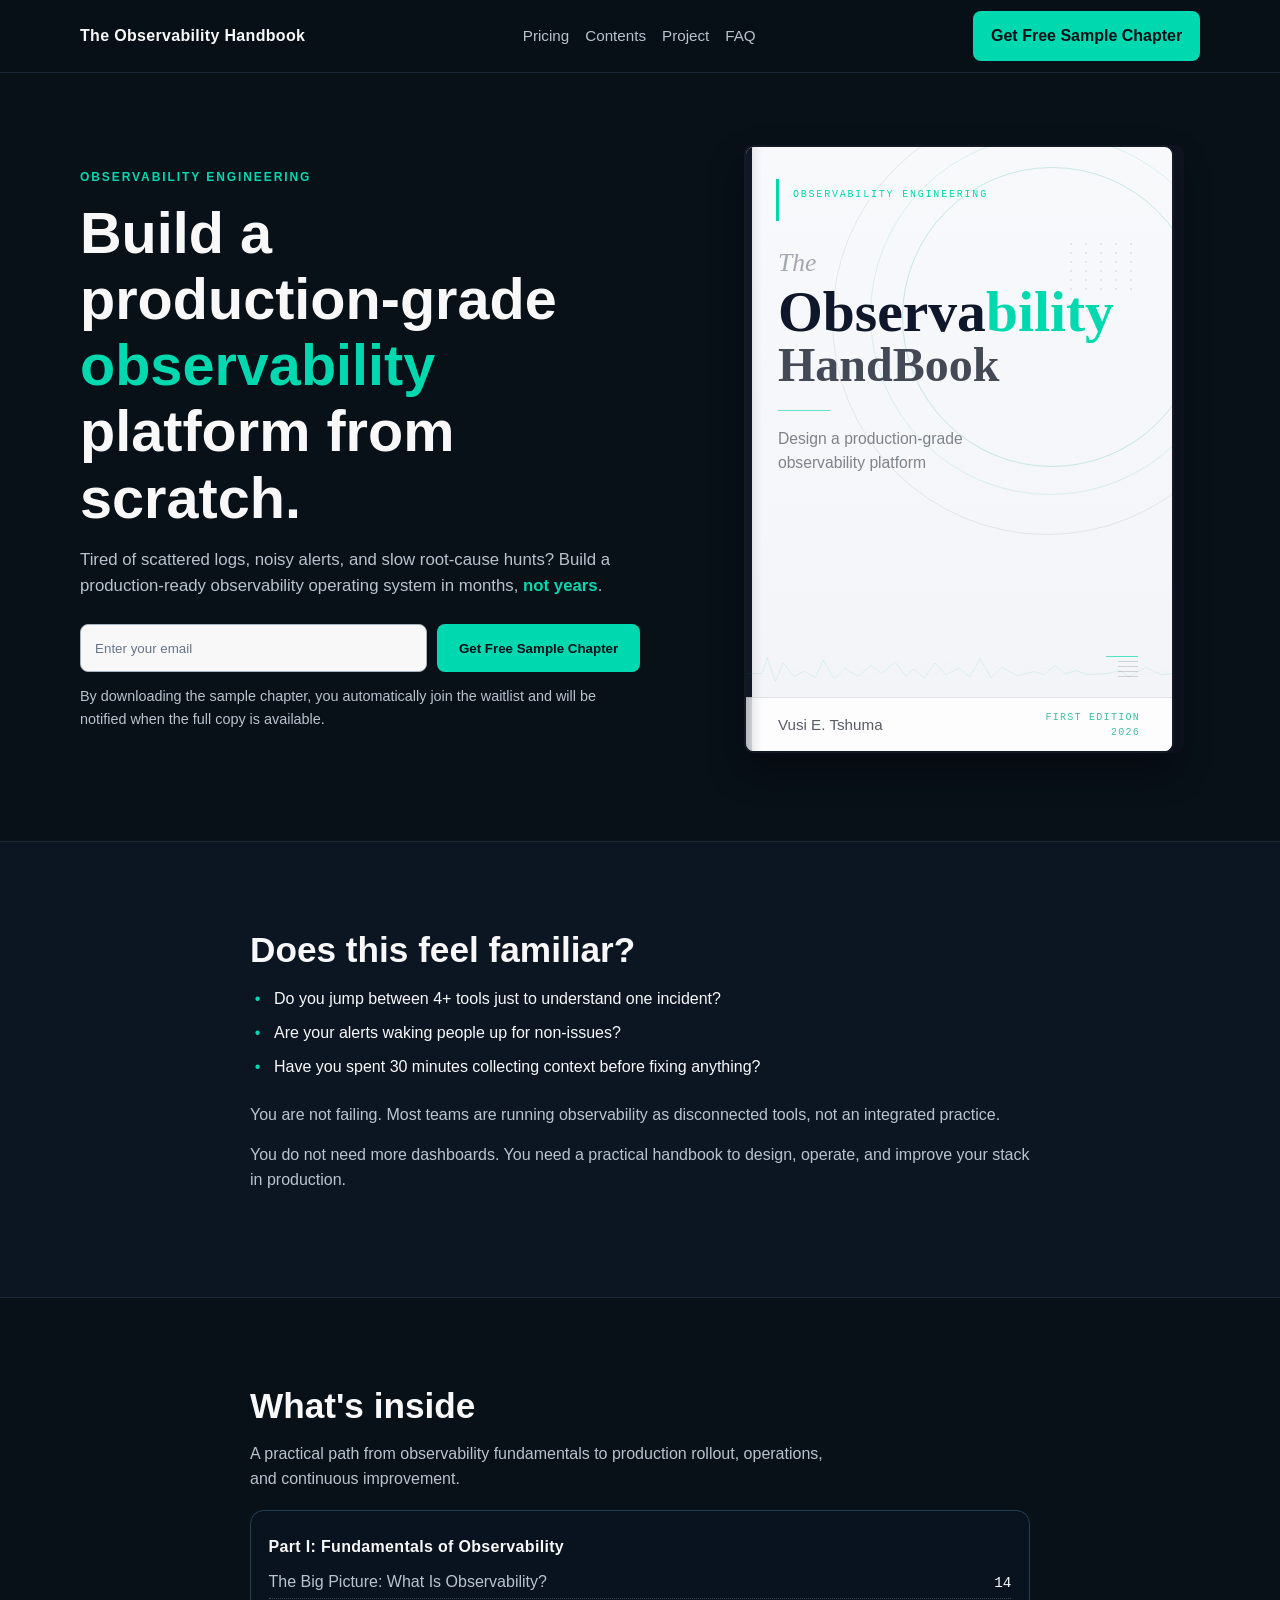
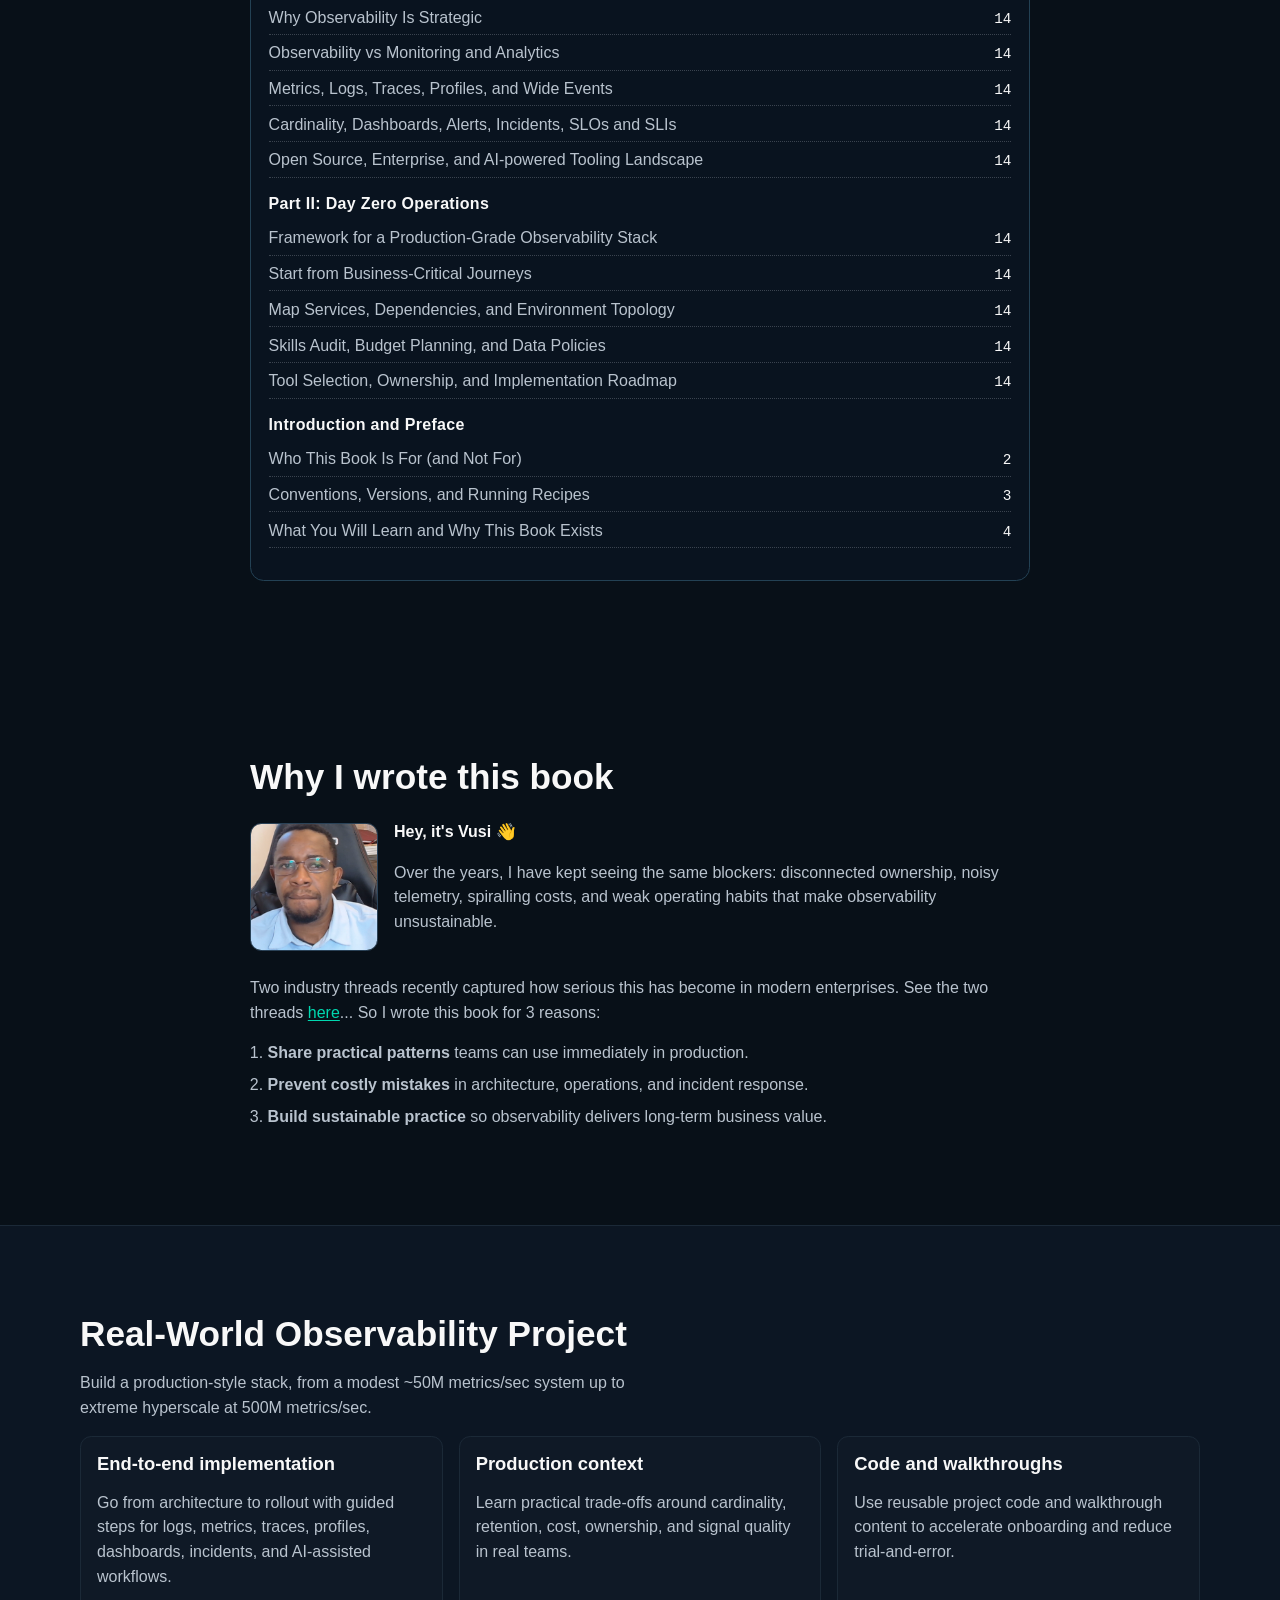
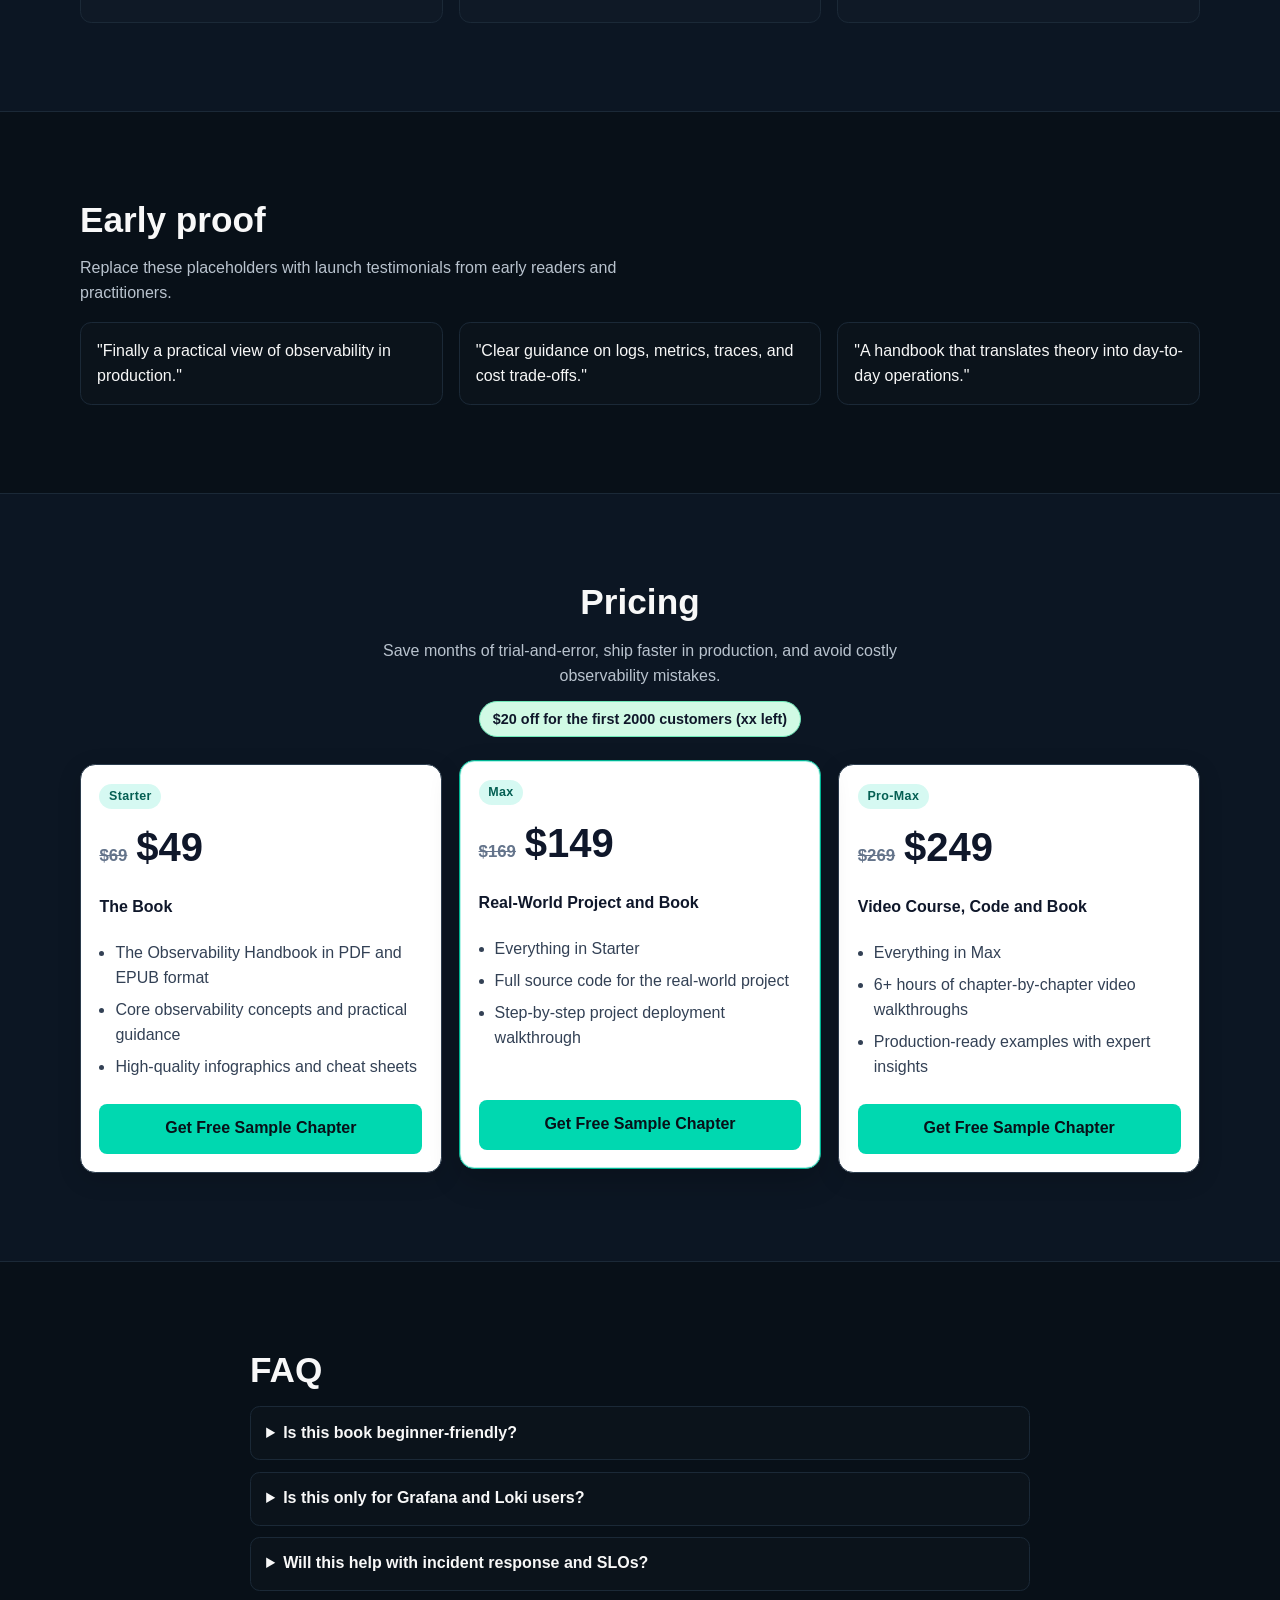
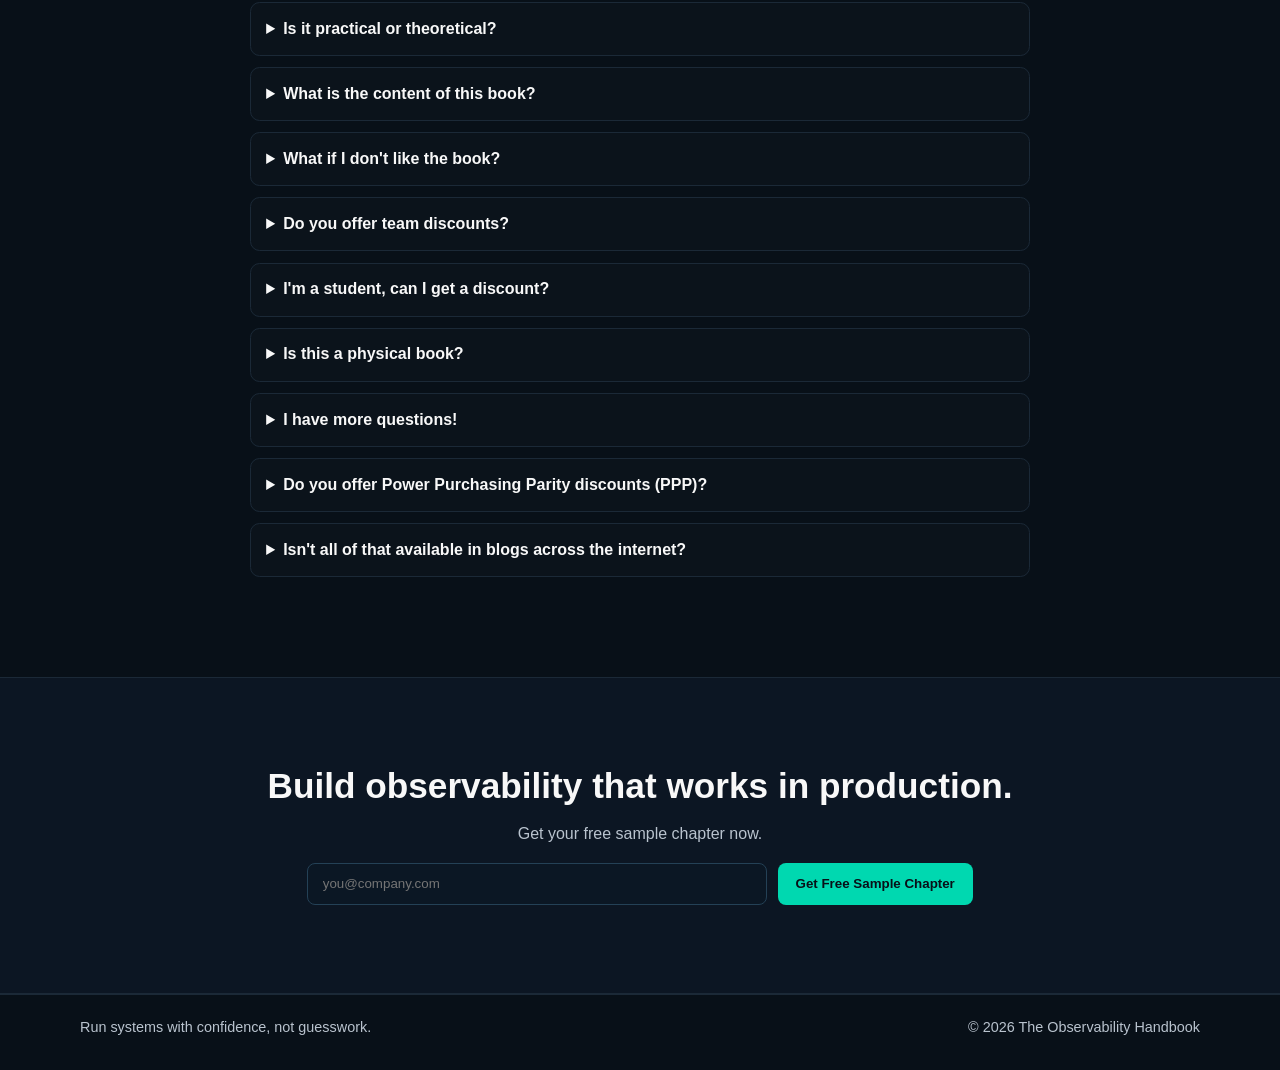
<file: index.html>
<!doctype html>
<html lang="en">
  <head>
    <meta charset="UTF-8" />
    <meta name="viewport" content="width=device-width, initial-scale=1.0" />
    <title>The Observability Handbook</title>
    <meta
      name="description"
      content="Practical ways to build and run a production-grade observability platform."
    />
    <link rel="apple-touch-icon" sizes="180x180" href="./favicon_io/apple-touch-icon.png" />
    <link rel="icon" type="image/png" sizes="32x32" href="./favicon_io/favicon-32x32.png" />
    <link rel="icon" type="image/png" sizes="16x16" href="./favicon_io/favicon-16x16.png" />
    <link rel="icon" href="./favicon_io/favicon.ico" />
    <link rel="manifest" href="./favicon_io/site.webmanifest" />
    <meta name="theme-color" content="#081018" />
    <link rel="stylesheet" href="./styles.css" />
  </head>
  <body>
    <header class="site-header">
      <div class="container nav-wrap">
        <a class="brand" href="#top">The Observability Handbook</a>
        <nav class="site-nav" aria-label="Primary">
          <a href="#pricing">Pricing</a>
          <a href="#contents">Contents</a>
          <a href="#project">Project</a>
          
          <a href="#faq">FAQ</a>
        </nav>
        <a class="btn btn-primary" href="#cta">Get Free Sample Chapter</a>
      </div>
    </header>

    <main id="top">
      <section class="section hero">
        <div class="container hero-grid">
          <div>
            <p class="eyebrow">OBSERVABILITY ENGINEERING</p>
            <h1>
              Build a production-grade
              <span class="accent">observability</span> platform from scratch.
            </h1>
            <p class="lead">
              Tired of scattered logs, noisy alerts, and slow root-cause hunts? 
              Build a production-ready observability operating system in months, <strong class="accent">not years</strong>.
            </p>
            <div class="hero-actions">
              <form
                class="hero-form"
                action="./download.html"
                method="get"
              >
                <label for="hero-email" class="sr-only">Email address</label>
                <input
                  id="hero-email"
                  name="email"
                  type="email"
                  placeholder="Enter your email"
                  autocomplete="email"
                  required
                />
                <button type="submit" class="btn btn-primary btn-lg">Get Free Sample Chapter</button>
              </form>
              <p class="micro-proof">By downloading the sample chapter, you automatically join the waitlist and will be notified when the full copy is available.</p>
            </div>
          </div>

          <aside class="book-panel" aria-label="Book preview">
            <div class="cover-hero" role="img" aria-label="The Observability HandBook cover">
              <div class="cover-arc"></div>
              <div class="cover-arc cover-arc-2"></div>
              <div class="cover-arc cover-arc-3"></div>

              <div class="cover-dot-grid">
                <span></span><span></span><span></span><span></span><span></span>
                <span></span><span></span><span></span><span></span><span></span>
                <span></span><span></span><span></span><span></span><span></span>
                <span></span><span></span><span></span><span></span><span></span>
                <span></span><span></span><span></span><span></span><span></span>
                <span></span><span></span><span></span><span></span><span></span>
              </div>

              <div class="cover-accent-bar"></div>
              <p class="cover-top-label">OBSERVABILITY ENGINEERING</p>

              <div class="cover-content">
                <p class="cover-title-the">The</p>
                <p class="cover-title-main">Observa<span>bility</span></p>
                <p class="cover-title-sub">HandBook</p>
                <div class="cover-divider"></div>
                <p class="cover-subtitle">Design a production-grade observability platform</p>
              </div>

              <svg
                class="cover-waveform"
                viewBox="0 0 800 80"
                preserveAspectRatio="none"
                xmlns="http://www.w3.org/2000/svg"
              >
                <polyline
                  fill="none"
                  stroke="rgba(0,168,130,0.2)"
                  stroke-width="1"
                  points="0,50 30,50 40,20 55,65 70,30 90,55 110,45 130,58 145,25 165,60 185,40 210,55 235,35 255,50 280,28 300,55 315,42 335,58 355,30 375,52 400,40 420,56 440,22 460,58 480,38 510,54 540,46 560,52 580,35 600,50 620,44 640,52 680,50 700,44 720,56 750,38 780,52 800,50"
                />
                <polyline
                  fill="none"
                  stroke="rgba(0,168,130,0.09)"
                  stroke-width="0.5"
                  points="0,55 40,55 55,38 75,62 95,42 120,58 150,30 170,55 200,48 230,60 260,35 290,52 320,40 350,56 380,28 410,54 440,38 470,58 500,44 530,52 560,38 590,54 620,46 650,50 680,50 710,44 740,52 780,46 800,50"
                />
              </svg>

              <div class="cover-chapter-marks">
                <span></span><span></span><span></span><span></span><span></span>
              </div>

              <div class="cover-bottom-band">
                <p class="cover-author-name">Vusi E. Tshuma</p>
                <p class="cover-edition-mark">FIRST EDITION<br />2026</p>
              </div>
            </div>
          </aside>
        </div>
      </section>

      <section class="section section-contrast">
        <div class="container narrow">
          <h2>Does this feel familiar?</h2>
          <ul class="pain-list">
            <li>Do you jump between 4+ tools just to understand one incident?</li>
            <li>Are your alerts waking people up for non-issues?</li>
            <li>Have you spent 30 minutes collecting context before fixing anything?</li>
          </ul>
          <p>
            You are not failing. Most teams are running observability as disconnected tools, not an
            integrated practice.
          </p>
          <p>
            You do not need more dashboards. You need a practical handbook to design, operate, and
            improve your stack in production.
          </p>
        </div>
      </section>

      <section id="contents" class="section">
        <div class="container narrow">
          <h2>What's inside</h2>
          <p class="lead-small">
            A practical path from observability fundamentals to production rollout, operations, and
            continuous improvement.
          </p>
          <div class="toc-card">
            <p class="toc-part">Part I: Fundamentals of Observability</p>
            <ul class="toc-list">
              <li><span>The Big Picture: What Is Observability?</span><span>14</span></li>
              <li><span>Why Observability Is Strategic</span><span>14</span></li>
              <li><span>Observability vs Monitoring and Analytics</span><span>14</span></li>
              <li><span>Metrics, Logs, Traces, Profiles, and Wide Events</span><span>14</span></li>
              <li><span>Cardinality, Dashboards, Alerts, Incidents, SLOs and SLIs</span><span>14</span></li>
              <li><span>Open Source, Enterprise, and AI-powered Tooling Landscape</span><span>14</span></li>
            </ul>

            <p class="toc-part">Part II: Day Zero Operations</p>
            <ul class="toc-list">
              <li><span>Framework for a Production-Grade Observability Stack</span><span>14</span></li>
              <li><span>Start from Business-Critical Journeys</span><span>14</span></li>
              <li><span>Map Services, Dependencies, and Environment Topology</span><span>14</span></li>
              <li><span>Skills Audit, Budget Planning, and Data Policies</span><span>14</span></li>
              <li><span>Tool Selection, Ownership, and Implementation Roadmap</span><span>14</span></li>
            </ul>

            <p class="toc-part">Introduction and Preface</p>
            <ul class="toc-list">
              <li><span>Who This Book Is For (and Not For)</span><span>2</span></li>
              <li><span>Conventions, Versions, and Running Recipes</span><span>3</span></li>
              <li><span>What You Will Learn and Why This Book Exists</span><span>4</span></li>
            </ul>
          </div>
        </div>
      </section>

      <section id="why" class="section">
        <div class="container narrow">
          <div>
            <h2>Why I wrote this book</h2>
            <div class="author-story">
              <div class="author-avatar-frame">
                <img src="./REC1.png" alt="Vusi portrait" />
              </div>
              <p class="author-greeting">Hey, it's Vusi 👋</p>
              <p>
                Over the years, I have kept seeing the same blockers: disconnected ownership, noisy
                telemetry, spiralling costs, and weak operating habits that make
                observability unsustainable.
              </p>
              <br />
              <p>
                Two industry threads recently captured how serious this has become in modern
                enterprises. See the two threads <a class="inline-link" href="./observability-threads.html">here</a>...
                So I wrote this book for 3 reasons:
              </p>
              <ol class="author-reasons">
                <li>
                  <strong>Share practical patterns</strong> teams can use immediately in production.
                </li>
                <li>
                  <strong>Prevent costly mistakes</strong> in architecture, operations, and incident response.
                </li>
                <li>
                  <strong>Build sustainable practice</strong> so observability delivers long-term business value.
                </li>
              </ol>
            </div>
          </div>
        </div>
      </section>

      <section id="project" class="section section-contrast">
        <div class="container">
          <h2>Real-World Observability Project</h2>
          <p class="lead-small">
            Build a production-style stack, from a modest ~50M metrics/sec system up to extreme hyperscale at 500M metrics/sec.
          </p>
          <div class="project-grid">
            <article>
              <h3>End-to-end implementation</h3>
              <p>
                Go from architecture to rollout with guided steps for logs, metrics, traces, profiles, dashboards, incidents,
                and AI-assisted workflows.
              </p>
            </article>
            <article>
              <h3>Production context</h3>
              <p>
                Learn practical trade-offs around cardinality, retention, cost, ownership, and
                signal quality in real teams.
              </p>
            </article>
            <article>
              <h3>Code and walkthroughs</h3>
              <p>
                Use reusable project code and walkthrough content to accelerate onboarding and reduce
                trial-and-error.
              </p>
            </article>
          </div>
        </div>
      </section>

      <section class="section">
        <div class="container">
          <h2>Early proof</h2>
          <p class="lead-small">
            Replace these placeholders with launch testimonials from early readers and practitioners.
          </p>
          <div class="three-col">
            <blockquote>"Finally a practical view of observability in production."</blockquote>
            <blockquote>"Clear guidance on logs, metrics, traces, and cost trade-offs."</blockquote>
            <blockquote>"A handbook that translates theory into day-to-day operations."</blockquote>
          </div>
        </div>
      </section>

      <section id="pricing" class="section section-contrast">
        <div class="container">
          <h2>Pricing</h2>
          <p class="lead-small pricing-subtitle">
            Save months of trial-and-error, ship faster in production, and avoid costly observability mistakes.
          </p>
          <p class="pricing-offer">$20 off for the first 2000 customers (<strong>xx left</strong>)</p>
          <div class="pricing-grid">
            <article class="price-card">
              <p class="tier-label">Starter</p>          
              <p class="price">
                <span class="price-original">$69</span>
                <span class="price-discount">$49</span>
              </p>
              <h4>The Book</h4>
              <ul>
                <li>The Observability Handbook in PDF and EPUB format</li>
                <li>Core observability concepts and practical guidance</li>
                <li>High-quality infographics and cheat sheets</li>
              </ul>
              <a class="btn btn-primary" href="#cta">Get Free Sample Chapter</a>
            </article>
            <article class="price-card featured">
              <p class="tier-label">Max</p>
              <!-- <h3></h3> -->
              <p class="price">
                <span class="price-original">$169</span>
                <span class="price-discount">$149</span>
              </p>
              <h4>Real-World Project and Book</h4>
              <!-- <p class="price-note">Real-World Project and Book</p> -->
              <ul>
                <li>Everything in Starter</li>
                <li>Full source code for the real-world project</li>
                <li>Step-by-step project deployment walkthrough</li>
              </ul>
              <a class="btn btn-primary" href="#cta">Get Free Sample Chapter</a>
            </article>
            <article class="price-card">
              <p class="tier-label">Pro-Max</p>
             
              <p class="price">
                <span class="price-original">$269</span>
                <span class="price-discount">$249</span>
              </p>
              <h4>Video Course, Code and Book</h4>
              <ul>
                <li>Everything in Max</li>
                <li>6+ hours of chapter-by-chapter video walkthroughs</li>
                <li>Production-ready examples with expert insights</li>
              </ul>
              <a class="btn btn-primary" href="#cta">Get Free Sample Chapter</a>
            </article>
          </div>
        </div>
      </section>

      <section id="faq" class="section">
        <div class="container narrow">
          <h2>FAQ</h2>
          <details>
            <summary>Is this book beginner-friendly?</summary>
            <p>
              Yes. Basic familiarity with programming, command line usage, and server software is
              enough.
            </p>
          </details>
          <details>
            <summary>Is this only for Grafana and Loki users?</summary>
            <p>
              No. The practices apply broadly, with specific examples anchored in practical modern
              stacks.
            </p>
          </details>
          <details>
            <summary>Will this help with incident response and SLOs?</summary>
            <p>
              Yes. Incident design and SLI/SLO application are core parts of the handbook outcomes.
            </p>
          </details>
          <details>
            <summary>Is it practical or theoretical?</summary>
            <p>
              Practical first. The focus is on decisions, trade-offs, and operating patterns you can
              use in production.
            </p>
          </details>
          <details>
            <summary>What is the content of this book?</summary>
            <p>
              The Observability Handbook is a practical guide for building and operating observability
              in production. It covers foundations, stack design, telemetry strategy, alerting,
              incident response, SLI/SLO usage, cost control, governance, and operating models across
              Day 0, Day 1, and Day 2 operations.
            </p>
          </details>
          <details>
            <summary>What if I don't like the book?</summary>
            <p>
              Start with the free sample chapter first to make sure the style fits what you need. If
              the full book still does not meet expectations, reach out and we will review your case
              and work toward a fair resolution.
            </p>
          </details>
          <details>
            <summary>Do you offer team discounts?</summary>
            <p>
              Yes. Team licenses are available for companies that want multiple copies for engineering
              teams, platform teams, or reliability programs. Contact us with your team size and we
              will share a custom offer.
            </p>
          </details>
          <details>
            <summary>I'm a student, can I get a discount?</summary>
            <p>
              Yes. Student discounts are available in limited slots. Share a valid student email or
              proof of enrollment and we will send you the current student pricing options.
            </p>
          </details>
          <details>
            <summary>Is this a physical book?</summary>
            <p>
              Not at the moment. The book is currently digital-only (PDF and EPUB), with video and
              project code access included depending on the tier you choose.
            </p>
          </details>
          <details>
            <summary>I have more questions!</summary>
            <p>
              Great. Use the free sample chapter form and include your question, or reply from your
              confirmation email. We are happy to help with content, tier selection, and team
              purchasing questions.
            </p>
          </details>
          <details>
            <summary>Do you offer Power Purchasing Parity discounts (PPP)?</summary>
            <p>
              Yes. We offer PPP discounts for eligible countries to make the handbook more accessible.
              If this applies to you, contact us and we will guide you through the eligibility check.
            </p>
          </details>
          <details>
            <summary>Isn't all of that available in blogs across the internet?</summary>
            <p>
              Some pieces are, but they are often scattered, outdated, or disconnected from real
              production decisions. This handbook gives you a structured, opinionated path with
              practical trade-offs, reference architectures, and end-to-end implementation guidance.
            </p>
          </details>
        </div>
      </section>

      <section id="cta" class="section section-contrast final-cta">
        <div class="container narrow">
          <h2>Build observability that works in production.</h2>
          <p>Get your free sample chapter now.</p>
          <form class="cta-form" action="./download.html" method="get">
            <label for="email" class="sr-only">Email address</label>
            <input id="email" name="email" type="email" placeholder="you@company.com" autocomplete="email" required />
            <button type="submit" class="btn btn-primary">Get Free Sample Chapter</button>
          </form>
        </div>
      </section>
    </main>

    <footer class="site-footer">
      <div class="container footer-wrap">
        <p>Run systems with confidence, not guesswork.</p>
        <p>© <span id="year"></span> The Observability Handbook</p>
      </div>
    </footer>

    <script src="./script.js"></script>
  </body>
</html>
</file>
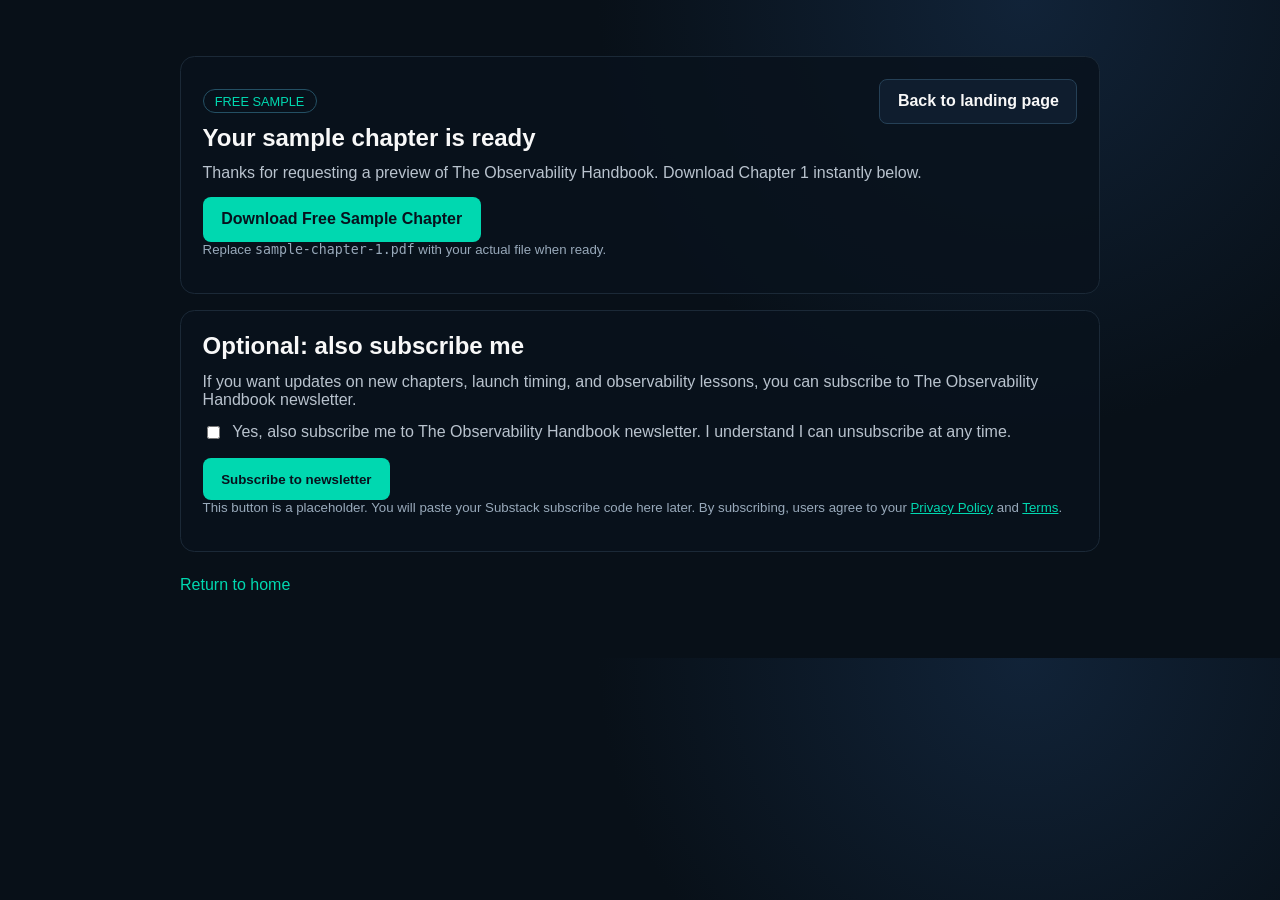
<file: download.html>
<!doctype html>
<html lang="en">
  <head>
    <meta charset="UTF-8" />
    <meta name="viewport" content="width=device-width, initial-scale=1.0" />
    <title>Download Free Sample Chapter | The Observability Handbook</title>
    <meta
      name="description"
      content="Download your free sample chapter and optionally subscribe to The Observability Handbook newsletter."
    />
    <link rel="apple-touch-icon" sizes="180x180" href="./favicon_io/apple-touch-icon.png" />
    <link rel="icon" type="image/png" sizes="32x32" href="./favicon_io/favicon-32x32.png" />
    <link rel="icon" type="image/png" sizes="16x16" href="./favicon_io/favicon-16x16.png" />
    <link rel="icon" href="./favicon_io/favicon.ico" />
    <link rel="manifest" href="./favicon_io/site.webmanifest" />
    <meta name="theme-color" content="#081018" />
    <style>
      :root {
        --bg: #081018;
        --bg-soft: #0c1623;
        --text: #f8f8f8;
        --muted: #b9c3ce;
        --accent: #00d8b0;
        --border: #1b2937;
      }

      * {
        box-sizing: border-box;
      }

      body {
        margin: 0;
        font-family: Inter, "Segoe UI", Roboto, Helvetica, Arial, sans-serif;
        background: radial-gradient(circle at 80% 0, #112338, var(--bg) 35%);
        color: var(--text);
      }

      .container {
        width: min(920px, 92vw);
        margin: 0 auto;
        padding: 3.5rem 0 4rem;
      }

      .card {
        background: rgba(9, 18, 29, 0.86);
        border: 1px solid var(--border);
        border-radius: 0.9rem;
        padding: 1.35rem;
        margin-bottom: 1rem;
      }

      h1,
      h2 {
        margin: 0 0 0.75rem;
        line-height: 1.2;
      }

      p {
        color: var(--muted);
        margin: 0 0 0.9rem;
      }

      .btn {
        display: inline-flex;
        align-items: center;
        justify-content: center;
        border-radius: 0.5rem;
        border: 1px solid transparent;
        font-weight: 700;
        cursor: pointer;
        text-decoration: none;
        padding: 0.78rem 1.1rem;
      }

      .btn-primary {
        background: var(--accent);
        color: #07121d;
      }

      .btn-secondary {
        background: #0f1d2e;
        color: var(--text);
        border-color: #254056;
      }

      .top-row {
        display: flex;
        justify-content: space-between;
        gap: 1rem;
        align-items: center;
        flex-wrap: wrap;
      }

      .pill {
        border: 1px solid #245064;
        color: var(--accent);
        border-radius: 999px;
        padding: 0.24rem 0.7rem;
        font-size: 0.8rem;
      }

      .consent-row {
        display: flex;
        align-items: flex-start;
        gap: 0.6rem;
        margin: 0.8rem 0;
      }

      .consent-row input {
        margin-top: 0.18rem;
      }

      .consent-row label {
        color: var(--muted);
      }

      .note {
        font-size: 0.83rem;
        color: #98a9ba;
      }

      .note a {
        color: var(--accent);
      }

      .cta-row {
        display: flex;
        gap: 0.65rem;
        flex-wrap: wrap;
        margin-top: 1rem;
      }

      .footer-link {
        display: inline-block;
        margin-top: 0.5rem;
        color: var(--accent);
        text-decoration: none;
      }

      @media (max-width: 720px) {
        .container {
          padding-top: 2.4rem;
        }
      }
    </style>
  </head>
  <body>
    <main class="container">
      <section class="card">
        <div class="top-row">
          <span class="pill">FREE SAMPLE</span>
          <a class="btn btn-secondary" href="./index.html">Back to landing page</a>
        </div>
        <h1>Your sample chapter is ready</h1>
        <p>
          Thanks for requesting a preview of The Observability Handbook. Download Chapter 1
          instantly below.
        </p>
        <a class="btn btn-primary" href="./sample-chapter-1.pdf" download
          >Download Free Sample Chapter</a
        >
        <p class="note">
          Replace <code>sample-chapter-1.pdf</code> with your actual file when ready.
        </p>
      </section>

      <section class="card">
        <h2>Optional: also subscribe me</h2>
        <p>
          If you want updates on new chapters, launch timing, and observability lessons, you can
          subscribe to The Observability Handbook newsletter.
        </p>

        <form action="#" method="post" id="newsletter-form">
          <div class="consent-row">
            <input id="consent" name="consent" type="checkbox" />
            <label for="consent">
              Yes, also subscribe me to The Observability Handbook newsletter. I understand I can
              unsubscribe at any time.
            </label>
          </div>
          <div class="cta-row">
            <button id="subscribe-btn" class="btn btn-primary" type="submit" disabled>
              Subscribe to newsletter
            </button>
          </div>
        </form>

        <p class="note">
          This button is a placeholder. You will paste your Substack subscribe code here later.
          By subscribing, users agree to your <a href="#" target="_blank">Privacy Policy</a> and
          <a href="#" target="_blank">Terms</a>.
        </p>
      </section>

      <a class="footer-link" href="./index.html">Return to home</a>
    </main>

    <script>
      const consent = document.getElementById("consent");
      const subscribeBtn = document.getElementById("subscribe-btn");
      if (consent && subscribeBtn) {
        consent.addEventListener("change", () => {
          subscribeBtn.disabled = !consent.checked;
        });
      }
    </script>
  </body>
</html>
</file>
<file: styles.css>
:root {
  --bg: #081018;
  --bg-soft: #0c1623;
  --text: #f8f8f8;
  --muted: #b9c3ce;
  --accent: #00d8b0;
  --border: #1b2937;
  --max-width: 1120px;
}

*,
*::before,
*::after {
  box-sizing: border-box;
}

html {
  scroll-behavior: smooth;
}

body {
  margin: 0;
  font-family: Inter, "Segoe UI", Roboto, Helvetica, Arial, sans-serif;
  background: var(--bg);
  color: var(--text);
  line-height: 1.55;
}

a {
  color: inherit;
  text-decoration: none;
}

.container {
  width: min(var(--max-width), 92vw);
  margin: 0 auto;
}

.narrow {
  width: min(780px, 92vw);
}

.section {
  padding: 5.5rem 0;
}

.section-contrast {
  background: var(--bg-soft);
  border-top: 1px solid var(--border);
  border-bottom: 1px solid var(--border);
}

.site-header {
  position: sticky;
  top: 0;
  backdrop-filter: blur(8px);
  background: rgba(8, 16, 24, 0.82);
  border-bottom: 1px solid var(--border);
  z-index: 20;
}

.nav-wrap {
  display: flex;
  align-items: center;
  justify-content: space-between;
  gap: 1rem;
  min-height: 4.5rem;
}

.brand {
  font-weight: 700;
  letter-spacing: 0.02em;
  white-space: nowrap;
}

.site-nav {
  display: flex;
  gap: 1rem;
  color: var(--muted);
  font-size: 0.95rem;
}

.site-nav a:hover {
  color: var(--text);
}

h1,
h2,
h3 {
  line-height: 1.15;
  margin: 0 0 1rem;
}

h1 {
  font-size: clamp(2rem, 5vw, 3.6rem);
  max-width: 16ch;
}

h2 {
  font-size: clamp(1.5rem, 3vw, 2.2rem);
}

h3 {
  font-size: 1.15rem;
}

p {
  margin: 0 0 1rem;
  color: var(--muted);
}

.eyebrow {
  color: var(--accent);
  letter-spacing: 0.16em;
  font-size: 0.75rem;
  font-weight: 700;
  margin-bottom: 0.8rem;
}

.accent {
  color: var(--accent);
}

.lead {
  max-width: 60ch;
  font-size: 1.05rem;
}

.lead-small {
  max-width: 66ch;
}

.hero {
  padding-top: 4.5rem;
}

.hero-grid {
  display: grid;
  grid-template-columns: 1.25fr 1fr;
  gap: 2.2rem;
  align-items: center;
}

.hero-actions {
  display: flex;
  flex-direction: column;
  align-items: flex-start;
  gap: 0.8rem;
  margin-top: 1.6rem;
  width: 100%;
  max-width: 560px;
}

.micro-proof {
  margin: 0;
  font-size: 0.9rem;
}

.hero-form {
  display: flex;
  flex-wrap: wrap;
  gap: 0.65rem;
  width: 100%;
}

.hero-form input {
  flex: 1 1 260px;
  min-width: 240px;
  height: 48px;
  padding: 0.75rem 0.88rem;
  background: #f8f8f8;
  color: #111827;
  border: 1px solid #a4b1be;
  border-radius: 0.5rem;
}

.hero-form input::placeholder {
  color: #64748b;
}

.btn {
  display: inline-flex;
  align-items: center;
  justify-content: center;
  border-radius: 0.5rem;
  border: 1px solid transparent;
  font-weight: 700;
  cursor: pointer;
  transition: transform 0.15s ease, opacity 0.15s ease;
}

.btn:hover {
  transform: translateY(-1px);
  opacity: 0.95;
}

.btn-primary {
  background: var(--accent);
  color: #081018;
  padding: 0.72rem 1.05rem;
}

.btn-lg {
  padding: 0.9rem 1.3rem;
}

.book-panel {
  display: flex;
  justify-content: center;
}

.cover-hero {
  width: min(430px, 100%);
  aspect-ratio: 210 / 297;
  border: 2px solid #131a25;
  border-radius: 0.6rem;
  position: relative;
  overflow: hidden;
  box-shadow:
    0 18px 34px rgba(0, 0, 0, 0.38),
    10px 0 0 0 #0e1521;
  background: linear-gradient(180deg, #f7f9fb, #f2f4f7);
}

.cover-hero::before {
  content: "";
  position: absolute;
  inset: 0;
  border-left: 6px solid #101827;
  pointer-events: none;
}

.cover-hero::after {
  content: "";
  position: absolute;
  left: 0;
  top: 0;
  bottom: 0;
  width: 16px;
  background: linear-gradient(
    90deg,
    rgba(16, 24, 39, 0.2),
    rgba(16, 24, 39, 0.06),
    rgba(16, 24, 39, 0)
  );
  pointer-events: none;
}

.cover-arc {
  position: absolute;
  right: -30px;
  top: 20px;
  width: 300px;
  height: 300px;
  border-radius: 50%;
  border: 1px solid rgba(0, 168, 130, 0.2);
  animation: coverPulse 4s ease-in-out infinite;
}

.cover-arc-2 {
  right: -58px;
  top: -12px;
  width: 360px;
  height: 360px;
  border-color: rgba(0, 168, 130, 0.12);
  animation-delay: 0.7s;
}

.cover-arc-3 {
  right: -90px;
  top: -42px;
  width: 430px;
  height: 430px;
  border-color: rgba(17, 24, 39, 0.08);
  animation-delay: 1.4s;
}

@keyframes coverPulse {
  0%,
  100% {
    opacity: 1;
  }
  50% {
    opacity: 0.45;
  }
}

.cover-accent-bar {
  position: absolute;
  left: 30px;
  top: 32px;
  width: 3px;
  height: 42px;
  background: var(--accent);
}

.cover-top-label {
  position: absolute;
  left: 47px;
  top: 40px;
  margin: 0;
  color: var(--accent);
  font-family: "Courier New", Courier, monospace;
  font-size: 10px;
  letter-spacing: 0.18em;
}

.cover-dot-grid {
  position: absolute;
  right: 34px;
  top: 96px;
  display: grid;
  grid-template-columns: repeat(5, 8px);
  gap: 7px;
  opacity: 0.32;
}

.cover-dot-grid span {
  width: 2px;
  height: 2px;
  border-radius: 50%;
  display: block;
  background: rgba(17, 24, 39, 0.32);
}

.cover-content {
  position: absolute;
  left: 32px;
  right: 32px;
  top: 96px;
}

.cover-title-the {
  margin: 0 0 2px;
  color: rgba(17, 24, 39, 0.36);
  font-family: Georgia, "Times New Roman", serif;
  font-style: italic;
  font-size: clamp(1.2rem, 2vw, 1.6rem);
}

.cover-title-main {
  margin: 0 0 2px;
  color: #0f172a;
  font-family: Georgia, "Times New Roman", serif;
  font-size: clamp(2rem, 4.5vw, 3.75rem);
  font-weight: 700;
  line-height: 0.94;
}

.cover-title-main span {
  color: var(--accent);
}

.cover-title-sub {
  margin: 0;
  color: rgba(17, 24, 39, 0.78);
  font-family: Georgia, "Times New Roman", serif;
  font-size: clamp(1.8rem, 3.95vw, 3rem);
  font-weight: 700;
  line-height: 0.98;
}

.cover-divider {
  margin: 22px 0 16px;
  width: 52px;
  height: 1px;
  background: rgba(0, 216, 176, 0.6);
}

.cover-subtitle {
  margin: 0;
  max-width: 250px;
  color: rgba(17, 24, 39, 0.52);
  font-weight: 300;
  font-size: clamp(0.82rem, 1.35vw, 0.98rem);
}

.cover-waveform {
  position: absolute;
  left: 0;
  right: 0;
  bottom: 62px;
  width: 100%;
  opacity: 0.95;
}

.cover-chapter-marks {
  position: absolute;
  right: 34px;
  bottom: 74px;
  display: flex;
  flex-direction: column;
  align-items: flex-end;
  gap: 4px;
}

.cover-chapter-marks span {
  width: 20px;
  height: 1px;
  background: rgba(17, 24, 39, 0.16);
}

.cover-chapter-marks span:first-child {
  width: 32px;
  background: rgba(0, 216, 176, 0.66);
}

.cover-bottom-band {
  position: absolute;
  left: 0;
  right: 0;
  bottom: 0;
  height: 54px;
  border-top: 1px solid rgba(17, 24, 39, 0.12);
  display: flex;
  align-items: center;
  justify-content: space-between;
  padding: 0 32px;
  background: rgba(255, 255, 255, 0.86);
}

.cover-author-name,
.cover-edition-mark {
  margin: 0;
}

.cover-author-name {
  color: rgba(17, 24, 39, 0.7);
  font-size: 0.95rem;
}

.cover-edition-mark {
  color: rgba(0, 168, 130, 0.75);
  text-align: right;
  font-family: "Courier New", Courier, monospace;
  font-size: 0.63rem;
  letter-spacing: 0.12em;
  line-height: 1.5;
}

.pain-list {
  list-style: none;
  padding: 0;
  margin: 0 0 1.4rem;
}

.pain-list li {
  position: relative;
  padding-left: 1.5rem;
  margin-bottom: 0.6rem;
  color: var(--text);
}

.pain-list li::before {
  content: "•";
  color: var(--accent);
  position: absolute;
  left: 0.3rem;
}

.two-col {
  display: grid;
  grid-template-columns: 1.2fr 1fr;
  gap: 1.6rem;
}

.callout {
  border: 1px solid var(--border);
  border-left: 4px solid var(--accent);
  border-radius: 0.7rem;
  padding: 1rem;
  background: rgba(255, 255, 255, 0.01);
}

.callout-image-panel {
  padding: 0.55rem;
  border-left-width: 1px;
}

.thread-slideshow {
  position: relative;
}

.callout-image {
  display: none;
  width: 100%;
  height: auto;
  border-radius: 0.45rem;
}

.callout-image.is-active {
  display: block;
}

.slideshow-controls {
  position: absolute;
  right: 0.55rem;
  bottom: 0.55rem;
  display: flex;
  gap: 0.35rem;
}

.slide-btn {
  border: 1px solid rgba(255, 255, 255, 0.26);
  background: rgba(8, 16, 24, 0.8);
  color: var(--text);
  font-size: 0.72rem;
  border-radius: 0.36rem;
  padding: 0.2rem 0.46rem;
  cursor: pointer;
}

.slide-btn:hover {
  border-color: var(--accent);
}

.callout-title {
  color: var(--text);
  font-weight: 700;
}

.author-story {
  margin-top: 1.4rem;
  color: var(--muted);
}

.author-avatar-frame {
  float: left;
  width: 128px;
  height: 128px;
  border-radius: 0.7rem;
  border: 1px solid #2a4257;
  margin: 0.2rem 1rem 0.7rem 0;
  background:
    linear-gradient(180deg, rgba(255, 255, 255, 0.05), rgba(255, 255, 255, 0)),
    radial-gradient(circle at 30% 25%, rgba(0, 216, 176, 0.2), rgba(0, 216, 176, 0.04) 55%);
  display: flex;
  align-items: center;
  justify-content: center;
  overflow: hidden;
}

.author-avatar-frame img {
  width: 100%;
  height: 100%;
  object-fit: cover;
  display: block;
}

.author-greeting {
  color: var(--text);
  font-weight: 600;
}

.inline-link {
  color: var(--accent);
  text-decoration: underline;
  text-underline-offset: 2px;
}

.author-reasons {
  margin: 0.6rem 0 0;
  padding-left: 1.1rem;
  color: var(--muted);
}

.author-reasons li {
  margin-bottom: 0.45rem;
}

.toc-card {
  margin-top: 1.15rem;
  padding: 1.1rem;
  border: 1px solid #234154;
  border-radius: 0.85rem;
  background: rgba(9, 20, 32, 0.92);
}

.toc-part {
  margin: 0.4rem 0 0.6rem;
  color: var(--text);
  font-weight: 700;
  letter-spacing: 0.02em;
}

.toc-list {
  list-style: none;
  margin: 0 0 0.9rem;
  padding: 0;
}

.toc-list li {
  display: flex;
  gap: 0.7rem;
  align-items: baseline;
  margin-bottom: 0.4rem;
  color: var(--muted);
  border-bottom: 1px dotted rgba(185, 195, 206, 0.28);
  padding-bottom: 0.22rem;
}

.toc-list li span:first-child {
  flex: 1;
}

.toc-list li span:last-child {
  color: var(--text);
  font-family: "Courier New", Courier, monospace;
  font-size: 0.9rem;
}

.project-grid {
  display: grid;
  grid-template-columns: repeat(3, minmax(0, 1fr));
  gap: 1rem;
}

.project-grid article {
  margin: 0;
  border: 1px solid var(--border);
  border-radius: 0.7rem;
  padding: 1rem;
  background: rgba(255, 255, 255, 0.01);
}

.chip-grid {
  display: flex;
  flex-wrap: wrap;
  gap: 0.7rem;
}

.chip-grid span {
  border: 1px solid #184656;
  color: var(--text);
  padding: 0.4rem 0.75rem;
  border-radius: 999px;
  font-size: 0.9rem;
}

.grid-cards {
  display: grid;
  grid-template-columns: repeat(3, minmax(0, 1fr));
  gap: 0.9rem;
}

.grid-cards article {
  border: 1px solid var(--border);
  border-radius: 0.7rem;
  padding: 1rem;
  background: rgba(255, 255, 255, 0.01);
}

.three-col {
  display: grid;
  grid-template-columns: repeat(3, minmax(0, 1fr));
  gap: 1rem;
}

.three-col article,
.three-col blockquote {
  margin: 0;
  border: 1px solid var(--border);
  border-radius: 0.7rem;
  padding: 1rem;
  background: rgba(255, 255, 255, 0.01);
}

.pricing-grid {
  display: grid;
  grid-template-columns: repeat(3, minmax(0, 1fr));
  gap: 1.1rem;
  margin-top: 1.7rem;
  align-items: stretch;
}

.pricing-subtitle {
  max-width: 58ch;
  margin: 0 auto;
  text-align: center;
}

#pricing h2 {
  text-align: center;
}

.pricing-offer {
  margin: 0.75rem auto 0;
  text-align: center;
  color: #0f172a;
  background: #d1fae5;
  border: 1px solid #6ee7b7;
  border-radius: 999px;
  width: fit-content;
  padding: 0.38rem 0.82rem;
  font-size: 0.9rem;
  font-weight: 600;
}

.price-card {
  border: 1px solid #2b3c4d;
  border-radius: 0.95rem;
  padding: 1.15rem;
  background: #ffffff;
  color: #0f172a;
  box-shadow: 0 6px 24px rgba(0, 0, 0, 0.14);
  display: flex;
  flex-direction: column;
}

.price-card.featured {
  border-color: #00b594;
  box-shadow:
    0 0 0 1px rgba(0, 216, 176, 0.3) inset,
    0 12px 30px rgba(0, 0, 0, 0.2);
  transform: translateY(-4px);
}

.tier-label {
  width: fit-content;
  margin: 0 0 1.1rem;
  padding: 0.2rem 0.6rem;
  border-radius: 999px;
  background: rgba(0, 216, 176, 0.16);
  color: #045f53;
  font-size: 0.78rem;
  font-weight: 700;
  letter-spacing: 0.03em;
}

.price-card h3 {
  margin-bottom: 0.45rem;
  color: #0f172a;
}

.price {
  display: flex;
  align-items: baseline;
  gap: 0.55rem;
  color: #0f172a;
  font-size: 2.5rem;
  font-weight: 700;
  line-height: 1;
  margin-bottom: 0.45rem;
}

.price-original {
  font-size: 1.05rem;
  font-weight: 600;
  color: #64748b;
  text-decoration: line-through;
}

.price-discount {
  color: #0f172a;
}

.price-note {
  color: #475569;
  font-size: 0.9rem;
  margin-bottom: 0.8rem;
}

.price-card ul {
  margin: 0 0 1.05rem;
  padding-left: 1rem;
  flex: 1;
}

.price-card li {
  margin-bottom: 0.45rem;
  color: #334155;
}

details {
  border: 1px solid var(--border);
  border-radius: 0.6rem;
  padding: 0.85rem 0.95rem;
  margin-bottom: 0.7rem;
  background: rgba(255, 255, 255, 0.01);
}

summary {
  cursor: pointer;
  font-weight: 600;
}

.final-cta {
  text-align: center;
}

.cta-form {
  display: flex;
  justify-content: center;
  gap: 0.65rem;
  flex-wrap: wrap;
  margin-top: 1rem;
}

.cta-form input {
  min-width: min(460px, 92vw);
  padding: 0.78rem 0.9rem;
  background: #0b1724;
  color: var(--text);
  border: 1px solid #244156;
  border-radius: 0.5rem;
}

.form-helper {
  margin-top: 0.7rem;
  font-size: 0.92rem;
}

.site-footer {
  border-top: 1px solid var(--border);
  padding: 1.3rem 0 2rem;
}

.footer-wrap {
  display: flex;
  justify-content: space-between;
  gap: 1rem;
  flex-wrap: wrap;
}

.footer-wrap p {
  margin: 0;
  font-size: 0.9rem;
}

.sr-only {
  position: absolute;
  width: 1px;
  height: 1px;
  padding: 0;
  margin: -1px;
  overflow: hidden;
  clip: rect(0, 0, 0, 0);
  border: 0;
}

@media (max-width: 980px) {
  .site-nav {
    display: none;
  }

  .hero-grid,
  .two-col,
  .project-grid,
  .three-col,
  .pricing-grid {
    grid-template-columns: 1fr;
  }

  .cover-hero {
    width: min(380px, 100%);
    box-shadow:
      0 14px 28px rgba(0, 0, 0, 0.34),
      8px 0 0 0 #0e1521;
  }

  .hero-form input {
    width: 100%;
  }

  .author-avatar-frame {
    float: none;
    width: 112px;
    height: 112px;
    margin: 0 0 0.85rem;
  }
}
</file>
